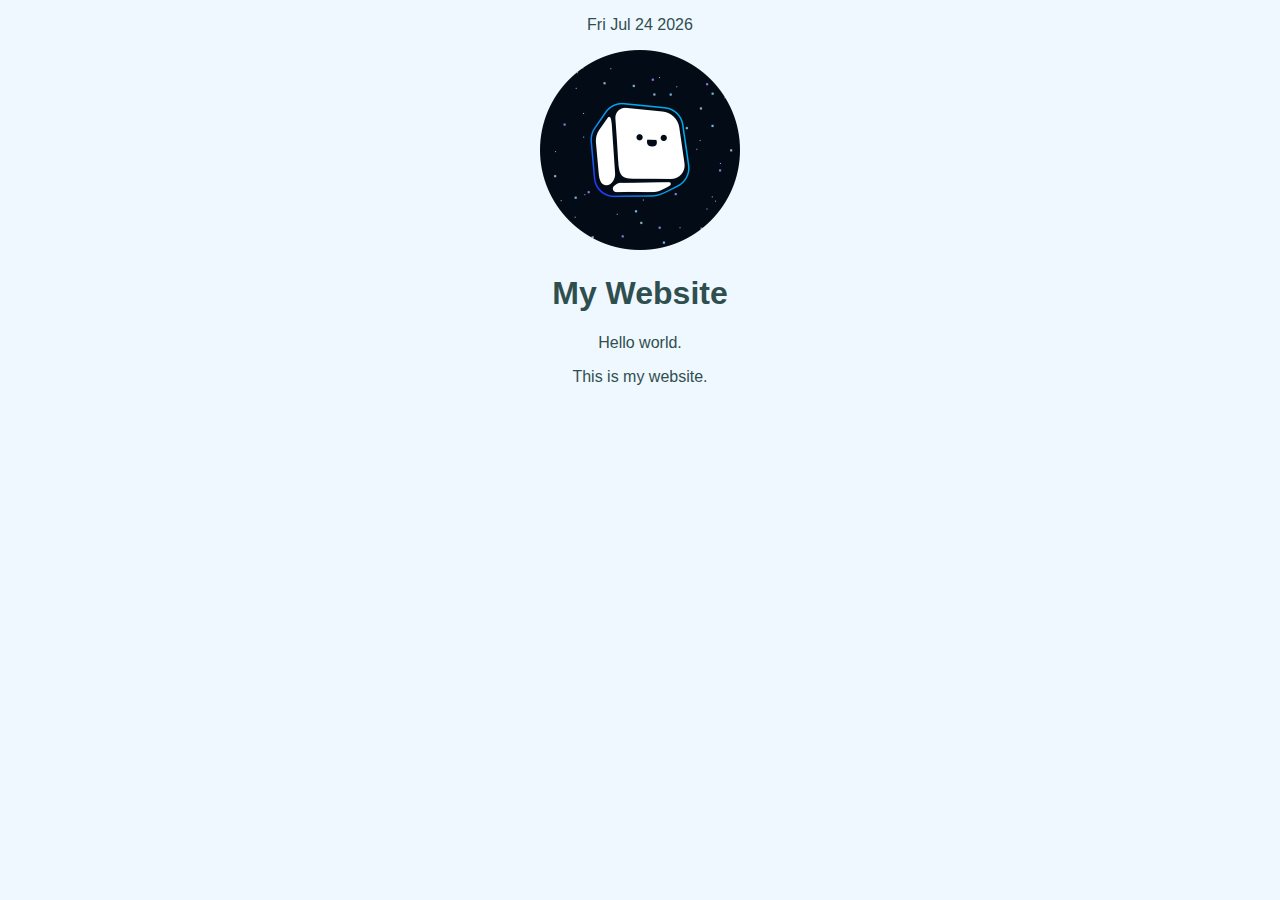
<file: how to build your own website/code_finished/website/index.html>
<!DOCTYPE html>
<html>
  <head>
    <title>My Website</title>
    <link rel="stylesheet" href="style.css" />
    <p id="today"></p>
    <script src="interact.js"></script>
  </head>
  <body>
      <img src="image.png" alt="Bit Project Cube">
      <h1>My Website</h1>
      <p>Hello world.</p>
      <p>This is my website.</p>
  </body>
</html>
</file>
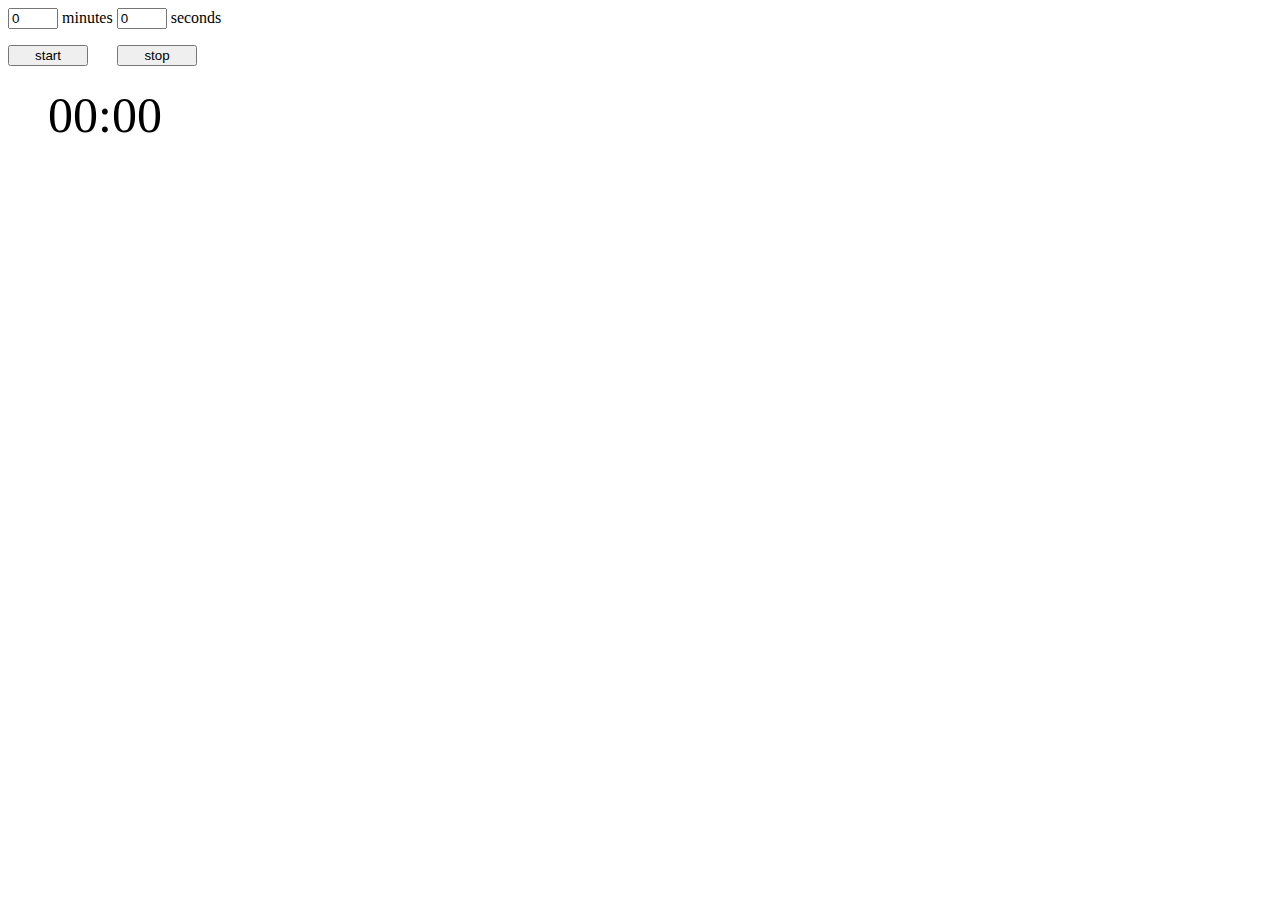
<file: IMC_Electron/IMC_Chen/build-your-first-desktop-application-with-electron/solution/index.html>
<!-- 
Author: Chen Meng
Date: 5/18/2020
-->

<html>
  <head>
    <meta charset="UTF-8">
    <title>My Timer</title>
    <meta http-equiv="Content-Security-Policy" content="script-src 'self' 'unsafe-inline';" />
  </head>

  <style type="text/css">
    .container{ width: 300px; }
    ul{ padding-left: 0px; }
    li { display: inline; }
    input { width: 50px; }
    button { width: 80px; }
    #display{
      font-size: 50px;
      margin-top: 20px;
      margin-bottom: 20px;
      margin-left: 40px;
    }
  </style>

  <body>
    <div class="container">
      <!-- Input fields-->
      <ul> 
        <li> <input type="text" id="minutes" value="0"> </li>
        <li> minutes</li>
        <li> <input type="text" id="seconds" value="0"> </li>
        <li> seconds</li>
      </ul>
      <!-- Buttons -->
      <ul>
        <li> <button id="startBtn"> start </button> </li>
        <li> <button id="stopBtn" style="margin-left: 25px"> stop </button> </li>
      </ul>
      <!-- Display field -->
      <p id="display">00:00</p>
    </div>
    <!-- Link to our logics for the timer -->
    <script type="text/javascript" src='./timer.js'></script>
  </body>
</html>
</file>
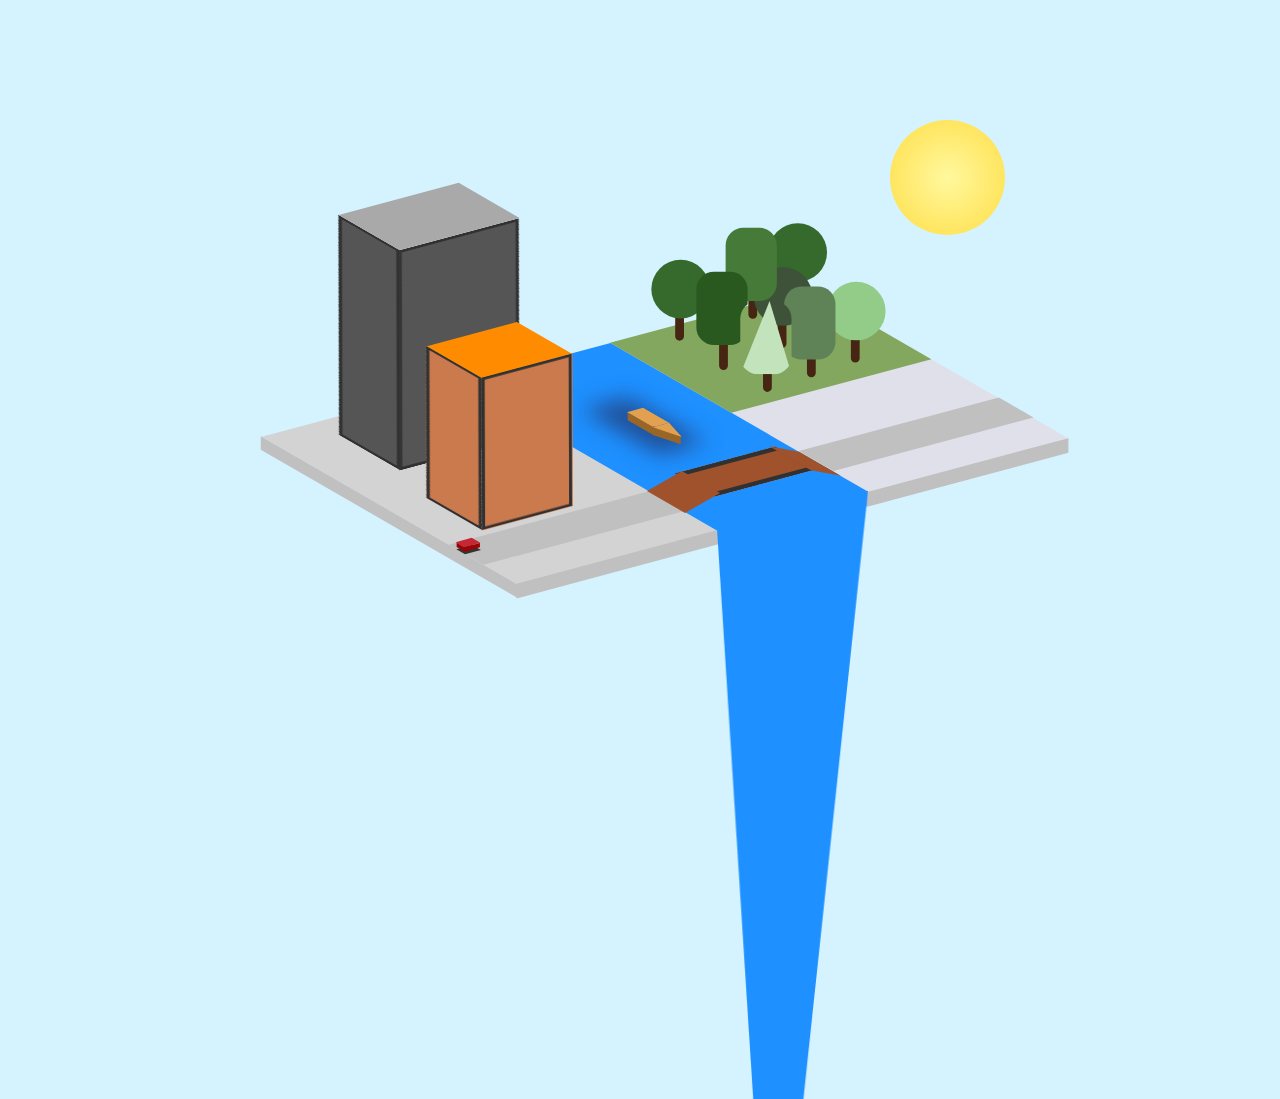
<file: IMC_WebDev/#Driving_the_car_and_flowing_the_water_with_CSS/solution/solution.html>
<!DOCTYPE html>
<html>
  <head>
    <title>Mini City Webinar</title>
    <link rel="stylesheet" href="solution.css" />
  </head>

  
<!--HTML-->
    <body>
        <div class="ground">
            <div class="bottomSide"></div>
            <div class="bottomFront"></div>
            <div class="building1">
                <div class="wall1"></div>
                <div class="wall2"></div>
                <div class="roof"></div>
                <div class="railing1"></div>
                <div class="railing2"></div>
            </div>
            <div class="building2">
                <div class="wall3"></div>
                <div class="wall4"></div>
                <div class="roof2"></div>
            </div>
            <div class="road1"></div>
            <div class="road2"></div>
        </div>
    
        <div class="ocean"></div>
        <div class="ramp1"></div>
        <div class="ramp2"></div>
        <div class="attempt1"></div>
    
        <div class="bridge">
            <div class="railing1"></div>
        </div>
    
        <div class="railing2"></div>
    
        <div class="waterfall"></div>
    
        <div class="ground2">
            <div class="grassArea">
                <!--GRASS AREA-->
                <div class="treeTrunks"></div>
                <div class="triangleTops"></div>
                <div class="circleTops"></div>
            </div>
            <div class="bottomFront"></div>
        </div>
    
        <!--car-->
        <div class="car">
            <div></div>
            <!--front side-->
            <div></div>
            <!--left side-->
        </div>
    
        <!--boat-->
        <div class="boat">
            <div></div>
            <!--left side-->
            <div></div>
            <!--triangle-->
            <div></div>
            <!--front side-->
        </div>
    
        <div class="sun"></div>
    </body>
</html>
</file>
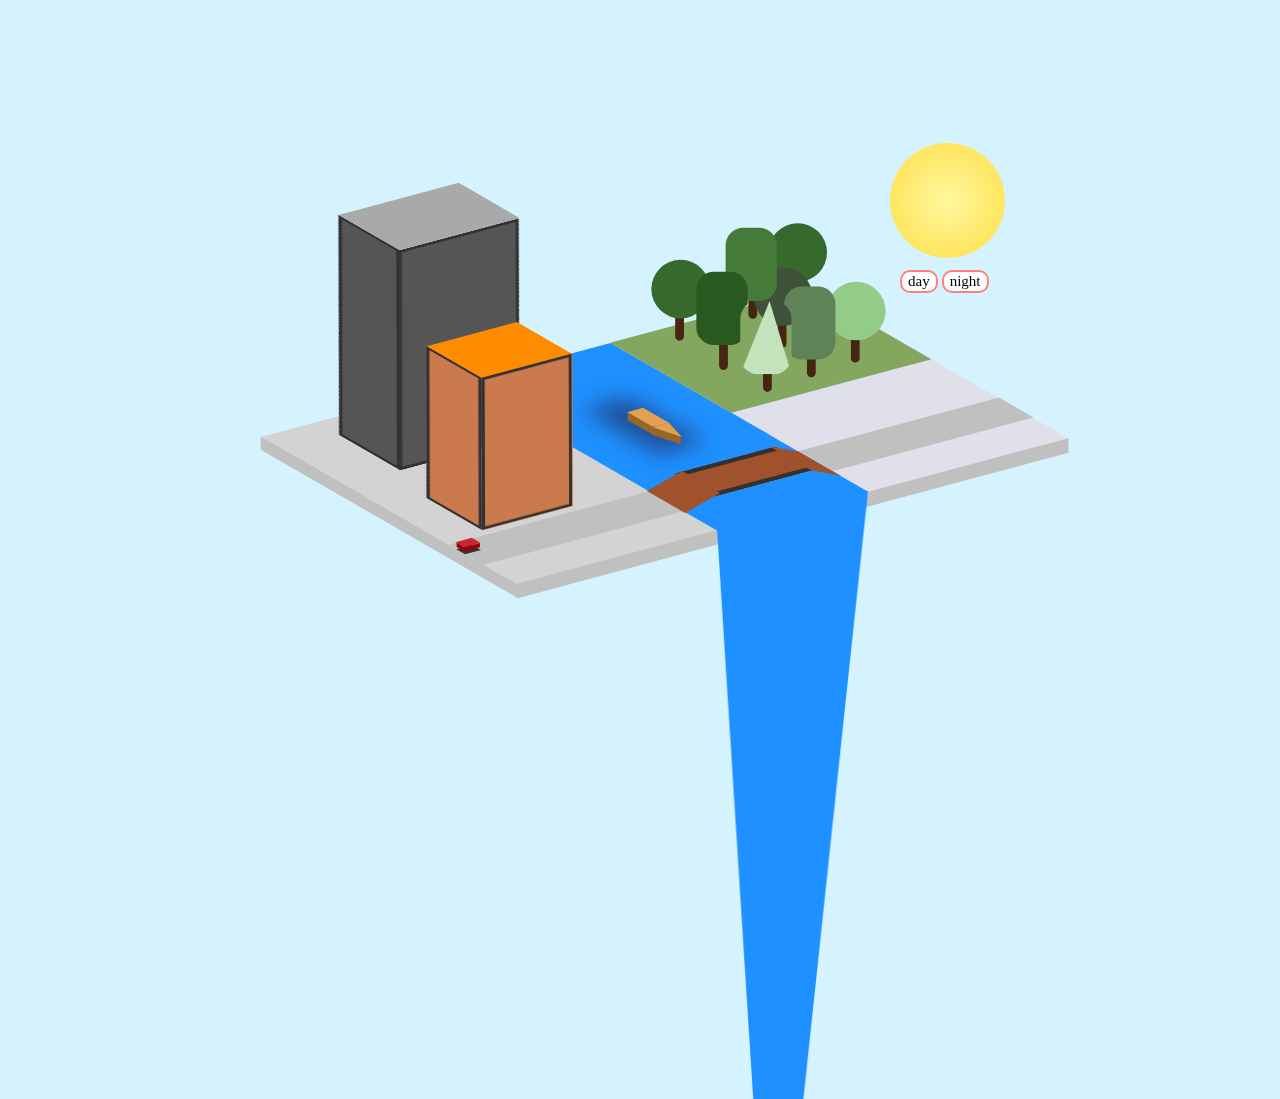
<file: IMC_WebDev/FromDayToNight-CreatingInteractiveColorPalettesWithJavaScript/code_finished/base.html>
<!DOCTYPE html>
<html>
	<head>
  		<title>Mini City Webinar</title>
    	<style TYPE="text/css">

      body {
        position: fixed;
        background-color: #d5f3fe;
        top: 40%;
        left: 50%;
        margin-left: -100px;
        margin-top: -50px;
      }
        
      button {
        position: relative;
        top: -40px;
        right: -360px;
        background-color: #FFFFFF;
        
        border-style: solid;
        border-width: 2px;
        border-color: #FF8080;
        border-radius: 10px;
        
        font-size: 15px;
        font-family: "Consolas";
      }
        
      #sun {
        position: absolute;
        left: 350px;
        bottom: 75px;
        background: radial-gradient(#FFF89E, #FFDE45);
        width: 115px;
        height: 115px;
        border-radius: 50%;
      }

      #moon {
        position: absolute;
        left: 350px;
        bottom: 75px;
        background: radial-gradient(#D3D3D3, #555AA6);
        width: 115px;
        height: 115px;
        border-radius: 50%;
      }


/*GROUND1*/
      .ground{ /*foundation*/
        position: absolute;
        display: block;
        background-color: #D3D3D3;
        width: 200px;
        height: 148px;
        transform: skew(60deg, -15deg);
        top: 100px;
        left: -150px;
        z-index:-999;
      }
      .ground .bottomSide{
        position: absolute;
        display: block;
        width: 16px;
        height: 148px;
        background-color: #C0C0C0;
        transform: skew(0deg, -30deg);
        top: 4px;
        left: -16px;
        z-index:-1001;
      }
      .ground .bottomFront{
        position: absolute;
        display: block;
        width: 210px;
        height: 9.5px;
        background-color: #C0C0C0;
        transform: skew(-60deg, 0deg);
        top: 147px;
        left: -8px;
        z-index:-1001;
      }
      .ground .building1{ /*foundation*/
        position: absolute;
        display: block;
        background-color: #021c3b;
        width: 120px;
        height: 55px;
        transform: rotateZ(150deg);
        transform: rotateX(50deg);
        bottom: 90px;
        left: 55px;
        z-index: -999;
      }
        .ground .building1 .wall1{ 
          position: absolute;
          display: block;
          background-color: #021c3b;
          width: 260px;
          height: 55px;
          transform: skew(0, -42deg);
          bottom: 117px;
          left: 0px;
          background: #555;
          box-shadow: inset 0 0 0 3px #313131

        }
        .ground .building2 .roof{ /*roof*/
          position: absolute;
          display: block;
          background-color: #FF8C00;
          width: 90px;
          height: 85px;
          transform: rotateZ(150deg);
          transform: rotateX(50deg);
          top: -260px;
          left: 180px;
          z-index: -999;
        }
        .ground .building1 .wall2{
          position: absolute;
          display: block;
          background-color: #C0C0C0;
          width: 120px;
          height: 234px;
          transform: skew(-48deg, 0);
          bottom: 0px;
          left: 129px;
          background: #555;
          z-index: -999;
          box-shadow: inset 0 0 0 3px #313131
        }
        .ground .building1 .roof{ 
          position: absolute;
          display: block;
          background-color: #A9A9A9;
          width: 120px;
          height: 85px;
          transform: rotateZ(150deg);
          transform: rotateX(50deg);
          bottom: 219px;
          left: 260px;
          z-index: -999;
        }
        .ground .building2{ /*foundation*/
          position: absolute;
          display: block;
          background-color: #A9A9A9;
          width: 90px;
          height: 50px;
          transform: rotateZ(150deg);
          transform: rotateX(50deg);
          bottom: 35px;
          left: 40px;
          z-index: -999;
        }
        .ground .building2 .wall3{ /*wall3*/
          position: absolute;
          display: block;
          background-color: #cb7a4d;
          width: 180px;
          height: 50px;
          transform: skew(0, -42deg);
          bottom: 81px;
          left: 0px;
          box-shadow: inset 0 0 0 3px #313131
        }
        .ground .building2 .wall4{ /*wall4*/
          position: absolute;
          display: block;
          background-color: #cb7a4d;
          width: 90px;
          height: 162px;
          transform: skew(-48deg, 0);
          bottom: 0px;
          left: 90px;
          box-shadow: inset 0 0 0 3px #313131
        }
        .ground .building2 .roof2{ /*roof2*/
          position: absolute;
          display: block;
          background-color: #FF8C00;
          width: 90px;
          height: 77px;
          transform: rotateZ(150deg);
          transform: rotateX(50deg);
          bottom: 148px;
          left: 180px;
          z-index: -999;
        }
/*GROUND2*/
      .ground2{ 
        position: absolute;
        background-color: #e0e0eb;
        width: 200px;
        height: 150px;
        transform: skew(60deg, -15deg);
        top: 5.5px;
        left: 200px;
        z-index:-1000;
      }
      .ground2 .bottomFront{
        position: absolute;
        display: block;
        width: 202px;
        height: 9.5px;
        background-color: #C0C0C0;
        transform: skew(-60deg, 0deg);
        top: 149px;
        left: -10px;
        z-index:-1001;
      }
      .ground2 .grassArea{ 
        position: absolute;
        display: block;
        background-color: #83a75f; 
        width: 200px;
        height: 70px;
        bottom: 80px;
        right: 0px;
        z-index:-1000;
      }
      .ground2 .grassArea .circleTops{
        position: absolute;
        display: block;
        background-color: #426b43;
        width: 50px;
        height: 50px;
        transform: skew(-60deg, 15deg);
        border-radius: 50%;
        top: -20;
        left: 10;
        z-index: -990;
      }
      .ground .road1 {
      	position: absolute;
        display: block;
        background-color: #C0C0C0;
        width: 20px;
        height: 200px;
        transform: rotateZ(90deg);
        top: 18px;
        left: 90px;
        z-index:-998;
      }
      .ground .road2 {
      	position: absolute;
        display: block;
        background-color: #C0C0C0;
        width: 20px;
        height: 200px;
        transform: rotateZ(90deg);
        top: 18px;
        left: 440px;
        z-index:-997;
      }
			.ground2 .grassArea .treeTrunks{ /*treeTrunks*/
        position: absolute;
        display: block; 
        background-color: #462512;
        width: 6px;
        height: 25px;
        transform: skew(-60deg, 15deg);
        border-radius: 4px;

        /*original, middle middle*/
        top: 10px;
        left: 130px;
        box-shadow: 
          -20px -20px 0 0 #462512, /*middleBottom*/
          20px 20px 0 0 #462512, /*middleTop*/

          -10px 30px 0 0 #462512, /*leftBottom*/
          -70px -5px 0 0 #462512, /*leftTop*/
          -40px 15px 0 0 #462512, /*leftMiddle*/

          50px 10px 0 0 #462512, /*rightBottom*/
          10px -30px 0 0 #462512, /*rightTop*/
          30px -10px 0 0 #462512; /*rightMiddle*/

        z-index:-990;
      }
      .ground2 .grassArea .circleTops{
        position: absolute;
        display: block;
        background-color: #3d5239;
        width: 40px;
        height: 40px;
        transform: skew(-60deg, 15deg);
        border-radius: 50%;

        /*original, middle middle*/
        top: -20px;
        left: 153px;
        box-shadow: 
          -70px -5px 0 0 #36692c, /*leftTop*/
          50px 10px 0 0 #93cc89, /*rightBottom*/
          10px -30px 0 0 #36692c; /*rightTop*/
          
        z-index: -980;
      }
      .ground2 .grassArea .triangleTops{
        position: absolute;
        display: block;

        width: 0;
        height: 0;
        border-left: 20px solid transparent;
        border-right: 15px solid transparent;
        border-bottom: 50px solid #c3e3bc;
        border-radius: 12px;
        transform: skew(-60deg, 15deg);
        /*original, leftBottom*/
        top: 0px;
        left: 95px;
        
        box-shadow: 
          -30px -20px #2a591f, /*leftMiddle*/
          30px -10px #5f8257, /*middleBottom*/

          -10px -50px 0 0 #467a38; /*middleTop*/
          /*30px -10px 0 0 #40573a; rightMiddle*/
        z-index: -970
      }
/*OCEAN*/        
      .ocean{ /*foundation*/
        position: absolute;
        display: block;
        background-color:	#1E90FF;
        width: 168px;
        height: 158px;
        transform: skew(60deg, -15deg);
        top: 53.5px;
        left: 45px;
        z-index:-1000;
      }
      .bridge {
      	position: absolute;
        display: block;
        background-color: #A0522D;
        width: 100px;
        height: 23px;
        transform: skew(60deg, -15deg);
        top: 150px;
        left: 155px;
        z-index:-995;
        box-shadow: inset 0 0 0 3px #313131
      }
      
       .ramp1 {
      	position: absolute;
        display: block;
        background-color: #A0522D;
        width: 30px;
        height: 24px;
        transform: skew(60deg, 10deg);
        top: 139px;
        left: 250px;
        z-index:-990;
      }
      .ramp2 {
      	position: absolute;
        display: block;
        background-color: #A0522D;
        width: 35px;
        height: 22px;
        transform: skew(60deg, -30deg);
        top: 171px;
        left: 126px;
        z-index:-990;
      }
      .waterfall {
        position: absolute;
        border-left: 55px solid transparent;
        border-right: 96px solid transparent;
        border-top: 880px solid #1E90FF;
        transform: skew(0deg, -14deg);
        top: 200px;
        left: 177px;
        z-index: -990;
      }
/*CAR*/      
      .car {
      	position: absolute;
        display: block;
        width: 16px;
        height: 5px;
        top: 230px;
        left: -80px;
        box-shadow: -8px 5px 0 0 #333;
        z-index: 1;
        background-color: #c52735;
        animation: car 9s linear infinite;
        transform: skew(60deg, -15deg);
      }
        
      .car div:first-child{
        position: absolute;
        display: block;
        background-color: #9b0404;
        width: 16px;
        height: 3px;
        top: 5px;
        right: 2.75px;
        z-index:-998;
        transform: skewX(-60deg);
      }
        
      .car div:nth-child(2){
        position: absolute;
        display: block;
        background-color: #9b0404;
        width: 5px;
        height: 5px;
        top: 1.5px;
        right: 16px;
        z-index:-998;
        transform: skewY(-30deg)
      }
      
      @keyframes car {
        0% {
          top: 240px;
          left: -75px;
        }
        39% {
        	top: 190px;
          left: 100px;
        }
        50% {
        	top: 170px;
          left: 150px;
        }
        65% {
        	top: 144px;
          left: 240px;
        }
        73% {
        	top: 145px;
          left: 280px;
        }
        100% {
          top: 95px;
          left: 450px;
        }
      }
      
      .boat {   /*boat rectangle and shadow*/
      	position: absolute;
        display: block;
        width: 16px;
        height: 15px;
        top: 100px;
        left: 100px;
        box-shadow: -13px 5px 15px 15px #215199;
        z-index: -1000;
        background-color: #e2a150;
        animation: boat 9s linear infinite;
        transform: skew(60deg, -15deg);
      }
/*BOAT*/        
      .boat div:first-child{ /*left side*/
        position: absolute;
        display: block;
        background-color: #996627;
        width: 8px;
        height: 6px;
        top: 20px;
        right: 12px;
        z-index:-998;
        transform: skew(-60deg, 55deg);
      }
        
      .boat div:nth-child(2){ /*triangle part*/
      	margin-top: 15px;
        margin-left: 0px;
        width: 0;
        height: 0;
        z-index:-998;
        border-left: 8px solid transparent;
        border-right: 8px solid transparent;
        border-top: 12px solid #e2a150;
      }
        
      .boat div:nth-child(3){ /*front side*/
        position: absolute;
        display: block;
        background-color: #996627;
        width: 9px;
        height: 15.5px;
        top: 2.5px;
        right: 16px;
        z-index:-998;
        transform: skewY(-30deg);
      }
        
      @keyframes boat {
        0% {
          top: 60px;
          left: 20px;
        }
        100% {
          top: 150px;
          left: 220px;
        }
      }   
        
    </style>
	</head>

<!--HTML-->
  <body>
    <button onclick = "day()">day</button>
    <button onclick = "night()">night</button>
    
    <div id = "sun"></div>
    <body id = "body"></body>
    
    <script>
      var circle = document.getElementById("sun");
      var sky = document.getElementById("body");
      var colors = ["#D5F3FE","#343F8A"];
      
      function day() {
        circle.setAttribute("id", "sun");
        sky.style.backgroundColor = colors[0];
      }
      function night() {
        circle.setAttribute("id", "moon");
        sky.style.backgroundColor = colors[1];
      }
    </script>

        <div class = "ground">
        <div class = "bottomSide"></div> 
        <div class = "bottomFront"></div> 
        <div class = "building1">
          <div class = "wall1"></div>
          <div class = "wall2"></div>
          <div class = "roof"></div>
          <div class = "railing1"></div>
          <div class = "railing2"></div>
        </div>
        <div class = "building2">
          <div class = "wall3"></div>
          <div class = "wall4"></div>
          <div class = "roof2"></div>
        </div>
        <div class = "road1"></div>
        <div class = "road2"></div>
      </div>
    
    	<div class = "ocean"></div>
    	<div class = "ramp1"></div>
      <div class = "ramp2"></div>
      <div class = "attempt1"></div>
    
      <div class = "bridge">
      	<div class = "railing1"></div>
      </div>
      
      <div class = "railing2"></div>
      
    
    	<div class = "waterfall"></div>
    
    	<div class = "ground2">
    		<div class = "grassArea">
    			<div class = "treeTrunks"></div> 
          <div class = "triangleTops"></div>
          <div class = "circleTops"></div> 
    		</div>
        <div class = "bottomFront"></div> 
    	</div>
      
      <div class = "car">
        <div></div>
        <div></div>
      </div>
    
    	<div class = "boat">
        <div></div>
        <div></div>
        <div></div>
      </div>    
  </body>
  
</html>
</file>
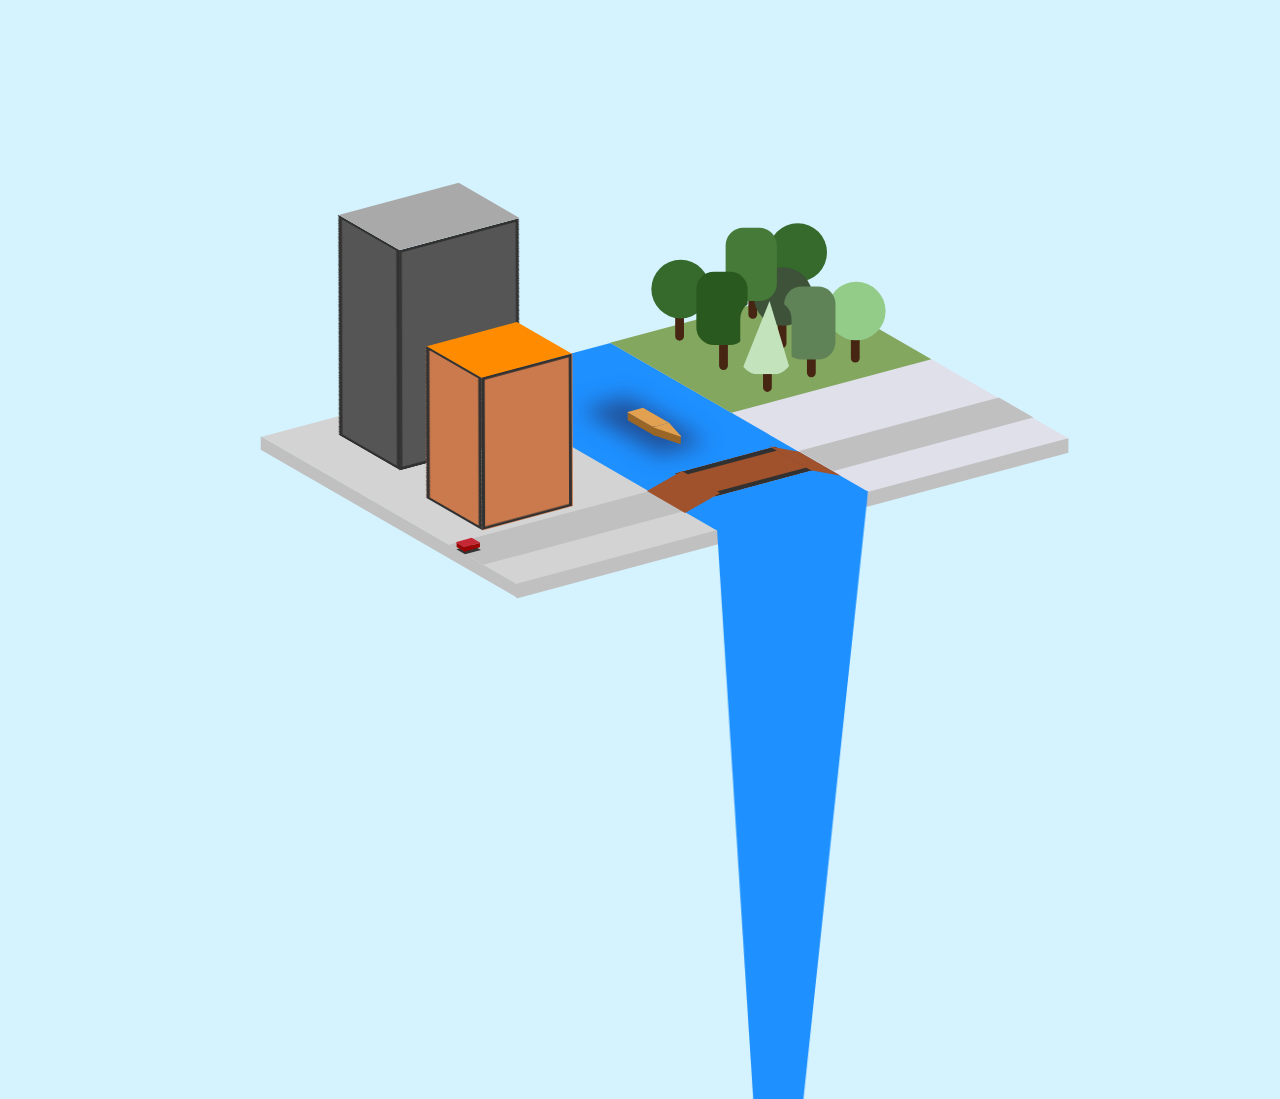
<file: IMC_WebDev/FromDayToNight-CreatingInteractiveColorPalettesWithJavaScript/code_starter/base.html>
<!DOCTYPE html>
<html>
	<head>
  		<title>Mini City Webinar</title>
    	<style TYPE="text/css">

      body {
        position: fixed;
        background-color: #d5f3fe;
        top: 40%;
        left: 50%;
        margin-left: -100px;
        margin-top: -50px;
      }

/*GROUND1*/
      .ground{ /*foundation*/
        position: absolute;
        display: block;
        background-color: #D3D3D3;
        width: 200px;
        height: 148px;
        transform: skew(60deg, -15deg);
        top: 100px;
        left: -150px;
        z-index:-999;
      }
      .ground .bottomSide{
        position: absolute;
        display: block;
        width: 16px;
        height: 148px;
        background-color: #C0C0C0;
        transform: skew(0deg, -30deg);
        top: 4px;
        left: -16px;
        z-index:-1001;
      }
      .ground .bottomFront{
        position: absolute;
        display: block;
        width: 210px;
        height: 9.5px;
        background-color: #C0C0C0;
        transform: skew(-60deg, 0deg);
        top: 147px;
        left: -8px;
        z-index:-1001;
      }
      .ground .building1{ /*foundation*/
        position: absolute;
        display: block;
        background-color: #021c3b;
        width: 120px;
        height: 55px;
        transform: rotateZ(150deg);
        transform: rotateX(50deg);
        bottom: 90px;
        left: 55px;
        z-index: -999;
      }
        .ground .building1 .wall1{ 
          position: absolute;
          display: block;
          background-color: #021c3b;
          width: 260px;
          height: 55px;
          transform: skew(0, -42deg);
          bottom: 117px;
          left: 0px;
          background: #555;
          box-shadow: inset 0 0 0 3px #313131

        }
        .ground .building2 .roof{ /*roof*/
          position: absolute;
          display: block;
          background-color: #FF8C00;
          width: 90px;
          height: 85px;
          transform: rotateZ(150deg);
          transform: rotateX(50deg);
          top: -260px;
          left: 180px;
          z-index: -999;
        }
        .ground .building1 .wall2{
          position: absolute;
          display: block;
          background-color: #C0C0C0;
          width: 120px;
          height: 234px;
          transform: skew(-48deg, 0);
          bottom: 0px;
          left: 129px;
          background: #555;
          z-index: -999;
          box-shadow: inset 0 0 0 3px #313131
        }
        .ground .building1 .roof{ 
          position: absolute;
          display: block;
          background-color: #A9A9A9;
          width: 120px;
          height: 85px;
          transform: rotateZ(150deg);
          transform: rotateX(50deg);
          bottom: 219px;
          left: 260px;
          z-index: -999;
        }
        .ground .building2{ /*foundation*/
          position: absolute;
          display: block;
          background-color: #A9A9A9;
          width: 90px;
          height: 50px;
          transform: rotateZ(150deg);
          transform: rotateX(50deg);
          bottom: 35px;
          left: 40px;
          z-index: -999;
        }
        .ground .building2 .wall3{ /*wall3*/
          position: absolute;
          display: block;
          background-color: #cb7a4d;
          width: 180px;
          height: 50px;
          transform: skew(0, -42deg);
          bottom: 81px;
          left: 0px;
          box-shadow: inset 0 0 0 3px #313131
        }
        .ground .building2 .wall4{ /*wall4*/
          position: absolute;
          display: block;
          background-color: #cb7a4d;
          width: 90px;
          height: 162px;
          transform: skew(-48deg, 0);
          bottom: 0px;
          left: 90px;
          box-shadow: inset 0 0 0 3px #313131
        }
        .ground .building2 .roof2{ /*roof2*/
          position: absolute;
          display: block;
          background-color: #FF8C00;
          width: 90px;
          height: 77px;
          transform: rotateZ(150deg);
          transform: rotateX(50deg);
          bottom: 148px;
          left: 180px;
          z-index: -999;
        }
/*GROUND2*/
      .ground2{ 
        position: absolute;
        background-color: #e0e0eb;
        width: 200px;
        height: 150px;
        transform: skew(60deg, -15deg);
        top: 5.5px;
        left: 200px;
        z-index:-1000;
      }
      .ground2 .bottomFront{
        position: absolute;
        display: block;
        width: 202px;
        height: 9.5px;
        background-color: #C0C0C0;
        transform: skew(-60deg, 0deg);
        top: 149px;
        left: -10px;
        z-index:-1001;
      }
      .ground2 .grassArea{ 
        position: absolute;
        display: block;
        background-color: #83a75f; 
        width: 200px;
        height: 70px;
        bottom: 80px;
        right: 0px;
        z-index:-1000;
      }
      .ground2 .grassArea .circleTops{
        position: absolute;
        display: block;
        background-color: #426b43;
        width: 50px;
        height: 50px;
        transform: skew(-60deg, 15deg);
        border-radius: 50%;
        top: -20;
        left: 10;
        z-index: -990;
      }
      .ground .road1 {
      	position: absolute;
        display: block;
        background-color: #C0C0C0;
        width: 20px;
        height: 200px;
        transform: rotateZ(90deg);
        top: 18px;
        left: 90px;
        z-index:-998;
      }
      .ground .road2 {
      	position: absolute;
        display: block;
        background-color: #C0C0C0;
        width: 20px;
        height: 200px;
        transform: rotateZ(90deg);
        top: 18px;
        left: 440px;
        z-index:-997;
      }
			.ground2 .grassArea .treeTrunks{ /*treeTrunks*/
        position: absolute;
        display: block; 
        background-color: #462512;
        width: 6px;
        height: 25px;
        transform: skew(-60deg, 15deg);
        border-radius: 4px;

        /*original, middle middle*/
        top: 10px;
        left: 130px;
        box-shadow: 
          -20px -20px 0 0 #462512, /*middleBottom*/
          20px 20px 0 0 #462512, /*middleTop*/

          -10px 30px 0 0 #462512, /*leftBottom*/
          -70px -5px 0 0 #462512, /*leftTop*/
          -40px 15px 0 0 #462512, /*leftMiddle*/

          50px 10px 0 0 #462512, /*rightBottom*/
          10px -30px 0 0 #462512, /*rightTop*/
          30px -10px 0 0 #462512; /*rightMiddle*/

        z-index:-990;
      }
      .ground2 .grassArea .circleTops{
        position: absolute;
        display: block;
        background-color: #3d5239;
        width: 40px;
        height: 40px;
        transform: skew(-60deg, 15deg);
        border-radius: 50%;

        /*original, middle middle*/
        top: -20px;
        left: 153px;
        box-shadow: 
          -70px -5px 0 0 #36692c, /*leftTop*/
          50px 10px 0 0 #93cc89, /*rightBottom*/
          10px -30px 0 0 #36692c; /*rightTop*/
          
        z-index: -980;
      }
      .ground2 .grassArea .triangleTops{
        position: absolute;
        display: block;

        width: 0;
        height: 0;
        border-left: 20px solid transparent;
        border-right: 15px solid transparent;
        border-bottom: 50px solid #c3e3bc;
        border-radius: 12px;
        transform: skew(-60deg, 15deg);
        /*original, leftBottom*/
        top: 0px;
        left: 95px;
        
        box-shadow: 
          -30px -20px #2a591f, /*leftMiddle*/
          30px -10px #5f8257, /*middleBottom*/

          -10px -50px 0 0 #467a38; /*middleTop*/
          /*30px -10px 0 0 #40573a; rightMiddle*/
        z-index: -970
      }
/*OCEAN*/        
      .ocean{ /*foundation*/
        position: absolute;
        display: block;
        background-color:	#1E90FF;
        width: 168px;
        height: 158px;
        transform: skew(60deg, -15deg);
        top: 53.5px;
        left: 45px;
        z-index:-1000;
      }
      .bridge {
      	position: absolute;
        display: block;
        background-color: #A0522D;
        width: 100px;
        height: 23px;
        transform: skew(60deg, -15deg);
        top: 150px;
        left: 155px;
        z-index:-995;
        box-shadow: inset 0 0 0 3px #313131
      }
      
       .ramp1 {
      	position: absolute;
        display: block;
        background-color: #A0522D;
        width: 30px;
        height: 24px;
        transform: skew(60deg, 10deg);
        top: 139px;
        left: 250px;
        z-index:-990;
      }
      .ramp2 {
      	position: absolute;
        display: block;
        background-color: #A0522D;
        width: 35px;
        height: 22px;
        transform: skew(60deg, -30deg);
        top: 171px;
        left: 126px;
        z-index:-990;
      }
      .waterfall {
        position: absolute;
        border-left: 55px solid transparent;
        border-right: 96px solid transparent;
        border-top: 880px solid #1E90FF;
        transform: skew(0deg, -14deg);
        top: 200px;
        left: 177px;
        z-index: -990;
      }
/*CAR*/      
      .car {
      	position: absolute;
        display: block;
        width: 16px;
        height: 5px;
        top: 230px;
        left: -80px;
        box-shadow: -8px 5px 0 0 #333;
        z-index: 1;
        background-color: #c52735;
        animation: car 9s linear infinite;
        transform: skew(60deg, -15deg);
      }
        
      .car div:first-child{
        position: absolute;
        display: block;
        background-color: #9b0404;
        width: 16px;
        height: 3px;
        top: 5px;
        right: 2.75px;
        z-index:-998;
        transform: skewX(-60deg);
      }
        
      .car div:nth-child(2){
        position: absolute;
        display: block;
        background-color: #9b0404;
        width: 5px;
        height: 5px;
        top: 1.5px;
        right: 16px;
        z-index:-998;
        transform: skewY(-30deg)
      }
      
      @keyframes car {
        0% {
          top: 240px;
          left: -75px;
        }
        39% {
        	top: 190px;
          left: 100px;
        }
        50% {
        	top: 170px;
          left: 150px;
        }
        65% {
        	top: 144px;
          left: 240px;
        }
        73% {
        	top: 145px;
          left: 280px;
        }
        100% {
          top: 95px;
          left: 450px;
        }
      }
      
      .boat {   /*boat rectangle and shadow*/
      	position: absolute;
        display: block;
        width: 16px;
        height: 15px;
        top: 100px;
        left: 100px;
        box-shadow: -13px 5px 15px 15px #215199;
        z-index: -1000;
        background-color: #e2a150;
        animation: boat 9s linear infinite;
        transform: skew(60deg, -15deg);
      }
/*BOAT*/        
      .boat div:first-child{ /*left side*/
        position: absolute;
        display: block;
        background-color: #996627;
        width: 8px;
        height: 6px;
        top: 20px;
        right: 12px;
        z-index:-998;
        transform: skew(-60deg, 55deg);
      }
        
      .boat div:nth-child(2){ /*triangle part*/
      	margin-top: 15px;
        margin-left: 0px;
        width: 0;
        height: 0;
        z-index:-998;
        border-left: 8px solid transparent;
        border-right: 8px solid transparent;
        border-top: 12px solid #e2a150;
      }
        
      .boat div:nth-child(3){ /*front side*/
        position: absolute;
        display: block;
        background-color: #996627;
        width: 9px;
        height: 15.5px;
        top: 2.5px;
        right: 16px;
        z-index:-998;
        transform: skewY(-30deg);
      }
        
      @keyframes boat {
        0% {
          top: 60px;
          left: 20px;
        }
        100% {
          top: 150px;
          left: 220px;
        }
      }   
        
    </style>
	</head>

<!--HTML-->
  <body>
        <div class = "ground">
        <div class = "bottomSide"></div> 
        <div class = "bottomFront"></div> 
        <div class = "building1">
          <div class = "wall1"></div>
          <div class = "wall2"></div>
          <div class = "roof"></div>
          <div class = "railing1"></div>
          <div class = "railing2"></div>
        </div>
        <div class = "building2">
          <div class = "wall3"></div>
          <div class = "wall4"></div>
          <div class = "roof2"></div>
        </div>
        <div class = "road1"></div>
        <div class = "road2"></div>
      </div>
    
    	<div class = "ocean"></div>
    	<div class = "ramp1"></div>
      <div class = "ramp2"></div>
      <div class = "attempt1"></div>
    
      <div class = "bridge">
      	<div class = "railing1"></div>
      </div>
      
      <div class = "railing2"></div>
      
    
    	<div class = "waterfall"></div>
    
    	<div class = "ground2">
    		<div class = "grassArea">
    			<div class = "treeTrunks"></div> 
          <div class = "triangleTops"></div>
          <div class = "circleTops"></div> 
    		</div>
        <div class = "bottomFront"></div> 
    	</div>
      
      <div class = "car">
        <div></div>
        <div></div>
      </div>
    
    	<div class = "boat">
        <div></div>
        <div></div>
        <div></div>
      </div>    
  </body>
  
</html>
</file>
<file: how to build your own website/code_finished/website/style.css>
img {
    width: 200px;
}

body {
    font-family: helvetica;
    text-align: center;

    background: aliceblue;
    color:  darkslategray;
}
</file>
<file: IMC_WebDev/#Driving_the_car_and_flowing_the_water_with_CSS/solution/solution.css>
body {
    position: fixed;
    background-color: #d5f3fe;
    top: 40%;
    left: 50%;
    margin-left: -100px;
    margin-top: -50px;
  }
  
  /*GROUND1*/
  .ground {
    /*foundation*/
    position: absolute;
    display: block;
    /*purple*/
    background-color: #d3d3d3;
    width: 200px;
    height: 148px;
    transform: skew(60deg, -15deg);
    top: 100px;
    left: -150px;
    z-index: -999;
  }
  .ground .bottomSide {
    position: absolute;
    display: block;
    width: 16px;
    height: 148px;
    background-color: #c0c0c0;
    transform: skew(0deg, -30deg);
    top: 4px;
    left: -16px;
    z-index: -1001;
  }
  .ground .bottomFront {
    position: absolute;
    display: block;
    width: 210px;
    height: 9.5px;
    background-color: #c0c0c0;
    transform: skew(-60deg, 0deg);
    top: 147px;
    left: -8px;
    z-index: -1001;
  }
  .ground .building1 {
    /*foundation*/
    position: absolute;
    display: block;
    background-color: #021c3b;
    width: 120px;
    height: 55px;
    transform: rotateZ(150deg);
    transform: rotateX(50deg);
    bottom: 90px;
    left: 55px;
    z-index: -999;
  }
  .ground .building1 .wall1 {
    position: absolute;
    display: block;
    background-color: #021c3b;
    width: 260px;
    height: 55px;
    transform: skew(0, -42deg);
    bottom: 117px;
    left: 0px;
    background: #555;
    box-shadow: inset 0 0 0 3px #313131;
  }
  .ground .building2 .roof {
    /*roof*/
    position: absolute;
    display: block;
    background-color: #ff8c00;
    width: 90px;
    height: 85px;
    transform: rotateZ(150deg);
    transform: rotateX(50deg);
    top: -260px;
    left: 180px;
    z-index: -999;
  }
  .ground .building1 .wall2 {
    position: absolute;
    display: block;
    background-color: #c0c0c0;
    width: 120px;
    height: 234px;
    transform: skew(-48deg, 0);
    bottom: 0px;
    left: 129px;
    background: #555;
    z-index: -999;
    box-shadow: inset 0 0 0 3px #313131;
  }
  .ground .building1 .roof {
    position: absolute;
    display: block;
    background-color: #a9a9a9;
    width: 120px;
    height: 85px;
    transform: rotateZ(150deg);
    transform: rotateX(50deg);
    bottom: 219px;
    left: 260px;
    z-index: -999;
  }
  .ground .building2 {
    /*foundation*/
    position: absolute;
    display: block;
    background-color: #a9a9a9;
    width: 90px;
    height: 50px;
    transform: rotateZ(150deg);
    transform: rotateX(50deg);
    bottom: 35px;
    left: 40px;
    z-index: -999;
  }
  .ground .building2 .wall3 {
    /*wall3*/
    position: absolute;
    display: block;
    background-color: #cb7a4d;
    width: 180px;
    height: 50px;
    transform: skew(0, -42deg);
    bottom: 81px;
    left: 0px;
    box-shadow: inset 0 0 0 3px #313131;
  }
  .ground .building2 .wall4 {
    /*wall4*/
    position: absolute;
    display: block;
    background-color: #cb7a4d;
    width: 90px;
    height: 162px;
    transform: skew(-48deg, 0);
    bottom: 0px;
    left: 90px;
    box-shadow: inset 0 0 0 3px #313131;
  }
  .ground .building2 .roof2 {
    /*roof2*/
    position: absolute;
    display: block;
    background-color: #ff8c00;
    width: 90px;
    height: 77px;
    transform: rotateZ(150deg);
    transform: rotateX(50deg);
    bottom: 148px;
    left: 180px;
    z-index: -999;
  }
  /*GROUND2*/
  .ground2 {
    position: absolute;
    background-color: #e0e0eb;
    width: 200px;
    height: 150px;
    transform: skew(60deg, -15deg);
    top: 5.5px;
    left: 200px;
    z-index: -1000;
  }
  .ground2 .bottomFront {
    position: absolute;
    display: block;
    width: 202px;
    height: 9.5px;
    background-color: #c0c0c0;
    transform: skew(-60deg, 0deg);
    top: 149px;
    left: -10px;
    z-index: -1001;
  }
  .ground2 .grassArea {
    position: absolute;
    display: block;
    background-color: #83a75f;
    width: 200px;
    height: 70px;
    bottom: 80px;
    right: 0px;
    z-index: -1000;
  }
  .ground2 .grassArea .circleTops {
    position: absolute;
    display: block;
    background-color: #426b43;
    width: 50px;
    height: 50px;
    transform: skew(-60deg, 15deg);
    border-radius: 50%;
    top: -20;
    left: 10;
    z-index: -990;
  }
  .ground .road1 {
    position: absolute;
    display: block;
    background-color: #c0c0c0;
    width: 20px;
    height: 200px;
    transform: rotateZ(90deg);
    top: 18px;
    left: 90px;
    z-index: -998;
  }
  .ground .road2 {
    position: absolute;
    display: block;
    background-color: #c0c0c0;
    width: 20px;
    height: 200px;
    transform: rotateZ(90deg);
    top: 18px;
    left: 440px;
    z-index: -997;
  }
  .ground2 .grassArea .treeTrunks {
    /*treeTrunks*/
    position: absolute;
    display: block;
    background-color: #462512;
    width: 6px;
    height: 25px;
    transform: skew(-60deg, 15deg);
    border-radius: 4px;
  
    /*orginal, middle middle*/
    top: 10px;
    left: 130px;
    box-shadow: -20px -20px 0 0 #462512, /*middleBottom*/ 20px 20px 0 0 #462512,
      /*middleTop*/ -10px 30px 0 0 #462512, /*leftBottom*/ -70px -5px 0 0 #462512,
      /*leftTop*/ -40px 15px 0 0 #462512, /*leftMiddle*/ 50px 10px 0 0 #462512,
      /*rightBottom*/ 10px -30px 0 0 #462512, /*rightTop*/ 30px -10px 0 0 #462512; /*rightMiddle*/
  
    z-index: -990;
  }
  .ground2 .grassArea .circleTops {
    position: absolute;
    display: block;
    background-color: #3d5239;
    width: 40px;
    height: 40px;
    transform: skew(-60deg, 15deg);
    border-radius: 50%;
  
    /*orginal, middle middle*/
    top: -20px;
    left: 153px;
    box-shadow: -70px -5px 0 0 #36692c, /*leftTop*/ 50px 10px 0 0 #93cc89,
      /*rightBottom*/ 10px -30px 0 0 #36692c; /*rightTop*/
  
    z-index: -980;
  }
  .ground2 .grassArea .triangleTops {
    position: absolute;
    display: block;
  
    width: 0;
    height: 0;
    border-left: 20px solid transparent;
    border-right: 15px solid transparent;
    border-bottom: 50px solid #c3e3bc;
    border-radius: 12px;
    transform: skew(-60deg, 15deg);
    /*original, leftBottom*/
    top: 0px;
    left: 95px;
  
    box-shadow: -30px -20px #2a591f, /*leftMiddle*/ 30px -10px #5f8257,
      /*middleBottom*/ -10px -50px 0 0 #467a38; /*middleTop*/
    /*30px -10px 0 0 #40573a; rightMiddle*/
    z-index: -970;
  }
  /*OCEAN*/
  .ocean {
    /*foundation*/
    position: absolute;
    display: block;
    background-color: #1e90ff;
    width: 168px;
    height: 158px;
    transform: skew(60deg, -15deg);
    top: 53.5px;
    left: 45px;
    z-index: -1000;
  }
  .bridge {
    position: absolute;
    display: block;
    background-color: #a0522d;
    width: 100px;
    height: 23px;
    transform: skew(60deg, -15deg);
    top: 150px;
    left: 155px;
    z-index: -995;
    box-shadow: inset 0 0 0 3px #313131;
  }
  .ramp1 {
    position: absolute;
    display: block;
    background-color: #a0522d;
    width: 30px;
    height: 24px;
    transform: skew(60deg, 10deg);
    top: 139px;
    left: 250px;
    z-index: -990;
  }
  .ramp2 {
    position: absolute;
    display: block;
    background-color: #a0522d;
    width: 35px;
    height: 22px;
    transform: skew(60deg, -30deg);
    top: 171px;
    left: 126px;
    z-index: -990;
  }
  .waterfall {
    position: absolute;
    border-left: 55px solid transparent;
    border-right: 96px solid transparent;
    border-top: 880px solid #1e90ff;
    transform: skew(0deg, -14deg);
    top: 200px;
    left: 177px;
    z-index: -990;
  }
  
  /*CAR*/
  .car {
    position: absolute;
    display: block;
    width: 16px;
    height: 5px;
    top: 230px;
    left: -80px;
    box-shadow: -8px 5px 0 0 #333;
    z-index: 1;
    background-color: #c52735;
    animation: car 9s linear infinite;
    transform: skew(60deg, -15deg);
  }
  /*front rectangle*/
  .car div:first-child {
    position: absolute;
    display: block;
    background-color: #9b0404;
    width: 16px;
    height: 3px;
    top: 5px;
    right: 2.75px;
    z-index: -998;
    transform: skewX(-60deg);
  }
  /*left rectangle*/
  .car div:nth-child(2) {
    position: absolute;
    display: block;
    background-color: #9b0404;
    width: 5px;
    height: 5px;
    top: 1.5px;
    right: 16px;
    z-index: -998;
    transform: skewY(-30deg);
  }
  /*car's animation*/
  @keyframes car {
    0% {
      top: 240px;
      left: -75px;
    }
    39% {
      top: 190px;
      left: 100px;
    }
    50% {
      top: 170px;
      left: 150px;
    }
    65% {
      top: 144px;
      left: 240px;
    }
    73% {
      top: 145px;
      left: 280px;
    }
    100% {
      top: 95px;
      left: 450px;
    }
  }
  /*BOAT*/
  .boat {
    /*boat rectangle and shadow*/
    position: absolute;
    display: block;
    width: 16px;
    height: 15px;
    top: 100px;
    left: 100px;
    box-shadow: -13px 5px 15px 15px #215199;
    z-index: -1000;
    background-color: #e2a150;
    animation: boat 9s linear infinite;
    transform: skew(60deg, -15deg);
  }
  /*left side*/
  .boat div:first-child {
    position: absolute;
    display: block;
    background-color: #996627;
    width: 8px;
    height: 6px;
    top: 20px;
    right: 12px;
    z-index: -998;
    transform: skew(-60deg, 55deg);
  }
  /*triangle part*/
  .boat div:nth-child(2) {
    margin-top: 15px;
    margin-left: 0px;
    width: 0;
    height: 0;
    z-index: -998;
    border-left: 8px solid transparent;
    border-right: 8px solid transparent;
    border-top: 12px solid #e2a150;
  }
  /*front side*/
  .boat div:nth-child(3) {
    position: absolute;
    display: block;
    background-color: #996627;
    width: 9px;
    height: 15.5px;
    top: 2.5px;
    right: 16px;
    z-index: -998;
    transform: skewY(-30deg);
  }
  /*boat's animation*/
  @keyframes boat {
    0% {
      top: 60px;
      left: 20px;
    }
    100% {
      top: 150px;
      left: 220px;
    }
  }
  
  .sun {
    position: absolute;
    left: 350px;
    bottom: 75px;
    background: radial-gradient(#fff89e, #ffde45);
    width: 115px;
    height: 115px;
    border-radius: 50%;
  }
</file>
